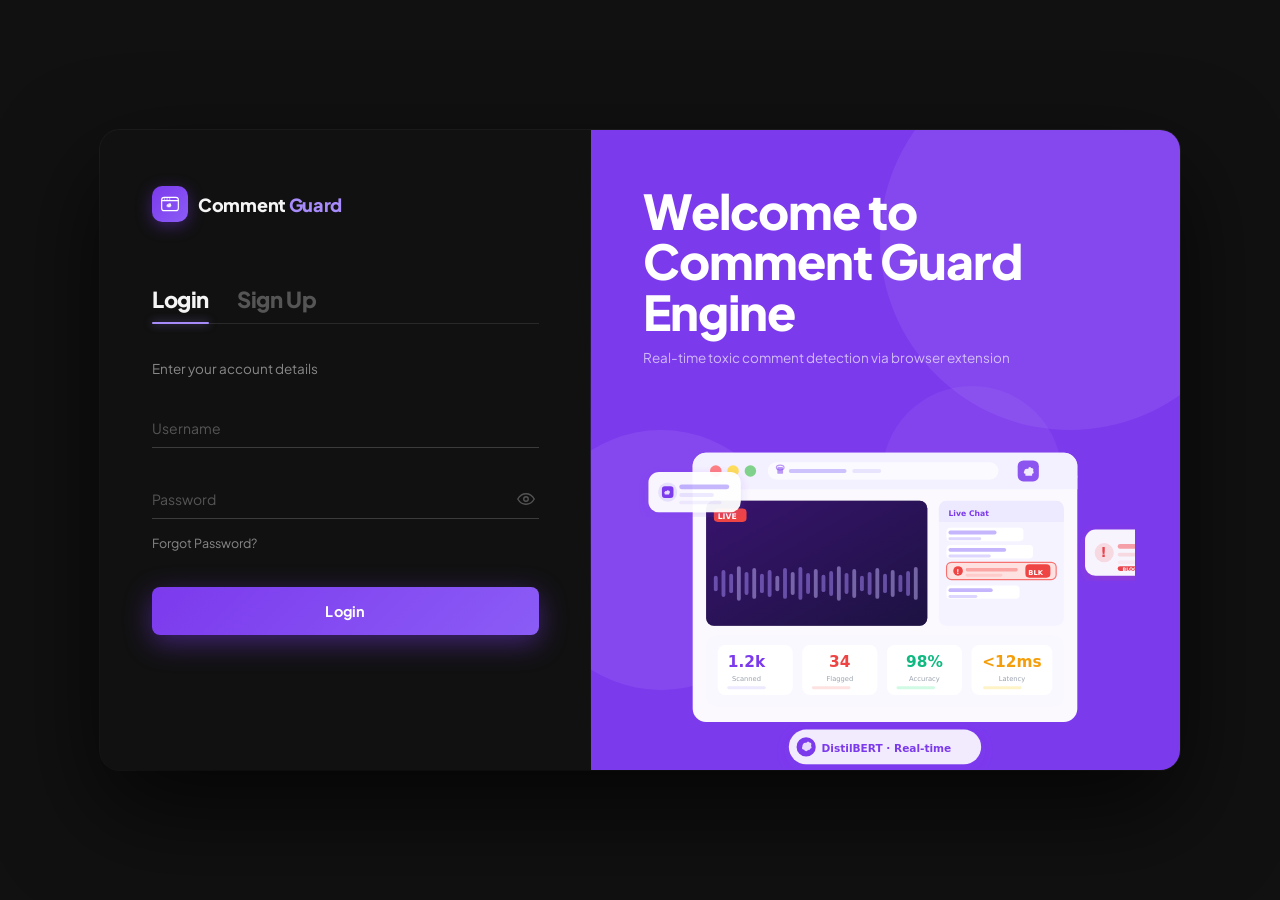
<file: frontend/index.html>
<!DOCTYPE html>
<html lang="en">
<head>
<meta charset="UTF-8">
<meta name="viewport" content="width=device-width, initial-scale=1.0">
<title>LiveStream Moderation Engine — Secure Access</title>
<link href="https://fonts.googleapis.com/css2?family=Plus+Jakarta+Sans:wght@300;400;500;600;700;800&display=swap" rel="stylesheet">
<style>
*, *::before, *::after { box-sizing: border-box; margin: 0; padding: 0; }

:root {
  --dark:    #111111;
  --dark2:   #1a1a1a;
  --dark3:   #222222;
  --purple:  #7c3aed;
  --purple2: #8b5cf6;
  --purple3: #a78bfa;
  --purple-bg: #7c3aed;
  --purple-light: #ede9fe;
  --text:    #f5f5f5;
  --text2:   #888888;
  --text3:   #555555;
  --border:  rgba(255,255,255,0.1);
  --input-border: rgba(255,255,255,0.18);
}

html, body {
  width: 100%; height: 100%;
  overflow: hidden;
  background: var(--dark);
  font-family: 'Plus Jakarta Sans', sans-serif;
  display: flex; align-items: center; justify-content: center;
}

.shell {
  width: min(1080px, 98vw);
  height: min(640px, 96vh);
  display: grid;
  grid-template-columns: 5fr 6fr;
  border-radius: 20px;
  overflow: hidden;
  box-shadow: 0 40px 100px rgba(0,0,0,0.7), 0 0 0 1px rgba(255,255,255,0.06);
  animation: shellIn 0.8s cubic-bezier(0.16,1,0.3,1) both;
}

@keyframes shellIn {
  from { opacity: 0; transform: translateY(40px) scale(0.97); }
  to   { opacity: 1; transform: translateY(0) scale(1); }
}

.left {
  background: var(--dark);
  padding: 56px 52px;
  display: flex;
  flex-direction: column;
  justify-content: space-between;
  position: relative;
}

.left::after {
  content: '';
  position: absolute;
  top: 0; right: 0; bottom: 0;
  width: 1px;
  background: linear-gradient(180deg, transparent, rgba(124,58,237,0.3) 50%, transparent);
}

.logo {
  display: flex; align-items: center; gap: 10px;
  animation: fadeUp 0.6s 0.1s ease both;
}

.logo-icon {
  width: 36px; height: 36px;
  background: linear-gradient(135deg, var(--purple), var(--purple2));
  border-radius: 10px;
  display: flex; align-items: center; justify-content: center;
  box-shadow: 0 4px 16px rgba(124,58,237,0.4);
}

.logo-icon svg { width: 20px; height: 20px; }

.logo-name {
  font-size: 18px;
  font-weight: 800;
  color: var(--text);
  letter-spacing: -0.3px;
}

.logo-name span { color: var(--purple3); }

.form-body {
  flex: 1;
  display: flex;
  flex-direction: column;
  justify-content: center;
  padding: 20px 0;
}

.form-sub {
  font-size: 13.5px;
  color: var(--text2);
  font-weight: 400;
  animation: fadeUp 0.6s 0.24s ease both;
}

.field {
  margin-bottom: 32px;
  position: relative;
  animation: fadeUp 0.6s ease both;
}
.field:nth-of-type(1) { animation-delay: 0.3s; }
.field:nth-of-type(2) { animation-delay: 0.38s; }

.field input {
  width: 100%;
  background: transparent;
  border: none;
  border-bottom: 1px solid var(--input-border);
  padding: 10px 40px 10px 0;
  color: var(--text);
  font-family: 'Plus Jakarta Sans', sans-serif;
  font-size: 14px;
  font-weight: 400;
  outline: none;
  transition: border-color 0.3s;
  caret-color: var(--purple3);
}

.field input::placeholder { color: var(--text3); font-weight: 400; }
.field input:focus { border-color: var(--purple3); }

.field-line {
  position: absolute;
  bottom: 0; left: 0;
  height: 1.5px;
  width: 0%;
  background: linear-gradient(90deg, var(--purple), var(--purple3));
  transition: width 0.35s cubic-bezier(0.4,0,0.2,1);
  border-radius: 2px;
  box-shadow: 0 0 8px rgba(124,58,237,0.5);
}

.field:focus-within .field-line { width: 100%; }

.eye-btn {
  position: absolute;
  right: 0; top: 50%; transform: translateY(-50%);
  background: none; border: none;
  cursor: pointer; padding: 4px;
  color: var(--text3);
  display: flex; align-items: center;
  transition: color 0.2s;
}
.eye-btn:hover { color: var(--purple3); }
.eye-btn svg { width: 18px; height: 18px; }

/* ── TABS ── */
.tabs {
  display: flex;
  gap: 0;
  margin-bottom: 36px;
  border-bottom: 1px solid var(--border);
  animation: fadeUp 0.6s 0.18s ease both;
}

.tab-btn {
  padding: 10px 0;
  margin-right: 28px;
  background: none;
  border: none;
  font-family: 'Plus Jakarta Sans', sans-serif;
  font-size: 22px;
  font-weight: 800;
  letter-spacing: -0.4px;
  color: var(--text3);
  cursor: pointer;
  position: relative;
  transition: color 0.25s;
}

.tab-btn.active { color: var(--text); }

.tab-btn::after {
  content: '';
  position: absolute;
  bottom: -1px; left: 0; right: 0;
  height: 2px;
  background: var(--purple3);
  border-radius: 2px;
  transform: scaleX(0);
  transition: transform 0.3s cubic-bezier(0.4,0,0.2,1);
  box-shadow: 0 0 8px rgba(167,139,250,0.6);
}
.tab-btn.active::after { transform: scaleX(1); }

.form-panel { display: none; flex-direction: column; }
.form-panel.active { display: flex; }

.forgot {
  display: block;
  font-size: 12.5px;
  color: var(--text2);
  font-weight: 400;
  text-decoration: none;
  margin-top: -16px;
  margin-bottom: 36px;
  cursor: pointer;
  width: fit-content;
  transition: color 0.2s;
}
.forgot:hover { color: var(--purple3); }

/* ── LOGIN BUTTON ── */
.login-btn {
  width: 100%;
  padding: 15px 24px;
  border: none;
  border-radius: 8px;
  cursor: pointer;
  font-family: 'Plus Jakarta Sans', sans-serif;
  font-size: 14.5px;
  font-weight: 700;
  letter-spacing: 0.02em;
  color: #fff;
  background: linear-gradient(135deg, var(--purple) 0%, var(--purple2) 100%);
  box-shadow: 0 8px 28px rgba(124,58,237,0.45);
  position: relative;
  overflow: hidden;
  transition: transform 0.15s, box-shadow 0.2s;
  animation: fadeUp 0.6s 0.52s ease both;
}
.login-btn::before {
  content: '';
  position: absolute;
  top: -50%; left: -75%;
  width: 50%; height: 200%;
  background: linear-gradient(105deg, transparent, rgba(255,255,255,0.18), transparent);
  transform: skewX(-20deg);
  transition: left 0.55s ease;
}
.login-btn:hover::before { left: 160%; }
.login-btn:hover { transform: translateY(-2px); box-shadow: 0 14px 36px rgba(124,58,237,0.55); }
.login-btn:active { transform: translateY(0); }

/* ── ERROR ── */
.error-msg {
  margin-top: 12px;
  font-size: 12px;
  color: #f87171;
  font-weight: 500;
  display: flex; align-items: center; gap: 6px;
  opacity: 0;
  transform: translateY(4px);
  transition: opacity 0.25s, transform 0.25s;
}
.error-msg.show { opacity: 1; transform: translateY(0); }

/* ── SIGNUP BUTTON ── */
.signup-submit-btn {
  width: 100%;
  padding: 15px 24px;
  border: none;
  border-radius: 8px;
  cursor: pointer;
  font-family: 'Plus Jakarta Sans', sans-serif;
  font-size: 14.5px;
  font-weight: 700;
  letter-spacing: 0.02em;
  color: #fff;
  background: linear-gradient(135deg, var(--purple) 0%, var(--purple2) 100%);
  box-shadow: 0 8px 28px rgba(124,58,237,0.45);
  position: relative;
  overflow: hidden;
  transition: transform 0.15s, box-shadow 0.2s;
  animation: fadeUp 0.6s 0.6s ease both;
}
.signup-submit-btn::before {
  content: '';
  position: absolute;
  top: -50%; left: -75%;
  width: 50%; height: 200%;
  background: linear-gradient(105deg, transparent, rgba(255,255,255,0.18), transparent);
  transform: skewX(-20deg);
  transition: left 0.55s ease;
}
.signup-submit-btn:hover::before { left: 160%; }
.signup-submit-btn:hover { transform: translateY(-2px); box-shadow: 0 14px 36px rgba(124,58,237,0.55); }
.signup-submit-btn:active { transform: translateY(0); }

.success-reg-msg {
  margin-top: 12px;
  font-size: 12px;
  color: #6ee7b7;
  font-weight: 500;
  display: flex; align-items: center; gap: 6px;
  opacity: 0;
  transform: translateY(4px);
  transition: opacity 0.25s, transform 0.25s;
}
.success-reg-msg.show { opacity: 1; transform: translateY(0); }

/* ══════════════════════════════
   RIGHT — PURPLE ILLUSTRATION PANEL
══════════════════════════════ */
.right {
  background: var(--purple-bg);
  position: relative;
  overflow: hidden;
  display: flex;
  flex-direction: column;
  padding: 56px 52px 0;
}

.blob {
  position: absolute;
  border-radius: 50%;
  background: rgba(255,255,255,0.07);
  pointer-events: none;
}
.blob1 { width: 380px; height: 380px; top: -80px; right: -80px; animation: blobDrift 9s ease-in-out infinite alternate; }
.blob2 { width: 260px; height: 260px; bottom: 80px; left: -60px; animation: blobDrift 12s ease-in-out infinite alternate-reverse; }
.blob3 { width: 180px; height: 180px; top: 40%; right: 20%; background: rgba(255,255,255,0.05); animation: blobDrift 7s ease-in-out infinite; }

@keyframes blobDrift {
  from { transform: translate(0, 0) scale(1); }
  to   { transform: translate(20px, 20px) scale(1.08); }
}

.right-content { position: relative; z-index: 2; }

.right-title {
  font-size: 48px;
  font-weight: 800;
  color: #fff;
  line-height: 1.05;
  letter-spacing: -1px;
  margin-bottom: 12px;
  animation: fadeUp 0.7s 0.25s ease both;
}

.right-sub {
  font-size: 13.5px;
  color: rgba(255,255,255,0.65);
  font-weight: 400;
  animation: fadeUp 0.7s 0.35s ease both;
}

.illo-wrap {
  position: absolute;
  bottom: 0; left: 0; right: 0;
  display: flex;
  justify-content: center;
  align-items: flex-end;
  pointer-events: none;
  animation: illoIn 0.9s 0.4s cubic-bezier(0.16,1,0.3,1) both;
  z-index: 3;
}

@keyframes illoIn {
  from { opacity: 0; transform: translateY(40px); }
  to   { opacity: 1; transform: translateY(0); }
}

.illo-wrap svg { width: 100%; max-width: 500px; height: auto; }

/* ── SUCCESS OVERLAY ── */
.success-overlay {
  position: absolute; inset: 0; z-index: 50;
  background: var(--dark);
  display: flex; flex-direction: column; align-items: center; justify-content: center; gap: 18px;
  opacity: 0; pointer-events: none;
  transition: opacity 0.5s;
  border-radius: 20px;
}
.success-overlay.show { opacity: 1; pointer-events: auto; }

.success-icon {
  width: 72px; height: 72px;
  background: linear-gradient(135deg, var(--purple), var(--purple2));
  border-radius: 50%;
  display: flex; align-items: center; justify-content: center;
  box-shadow: 0 0 40px rgba(124,58,237,0.5);
  animation: popIn 0.6s cubic-bezier(0.34,1.56,0.64,1) both;
}

@keyframes popIn {
  from { transform: scale(0); opacity: 0; }
  to   { transform: scale(1); opacity: 1; }
}

.success-icon svg { width: 34px; height: 34px; }
.success-title { font-size: 28px; font-weight: 800; color: var(--text); letter-spacing: -0.5px; }
.success-sub { font-size: 13px; color: var(--text2); font-weight: 400; }

/* ── KEYFRAMES ── */
@keyframes fadeUp {
  from { opacity: 0; transform: translateY(18px); }
  to   { opacity: 1; transform: translateY(0); }
}

@keyframes shake {
  0%,100% { transform: translateX(0); }
  15% { transform: translateX(-8px); }
  30% { transform: translateX(7px); }
  45% { transform: translateX(-5px); }
  60% { transform: translateX(4px); }
  75% { transform: translateX(-2px); }
}
.shake { animation: shake 0.5s ease; }

@media (max-width: 680px) {
  .shell { grid-template-columns: 1fr; height: auto; border-radius: 16px; }
  .right { display: none; }
  .left { padding: 40px 28px; }
  html, body { overflow: auto; align-items: flex-start; padding: 20px; }
}
</style>
</head>
<body>

<div class="shell" id="shell">

  <!-- ══ LEFT FORM PANEL ══ -->
  <div class="left">

    <div class="logo">
      <div class="logo-icon">
        <svg viewBox="0 0 24 24" fill="none">
          <rect x="2" y="4" width="20" height="16" rx="3" stroke="white" stroke-width="1.4"/>
          <path d="M2 8h20" stroke="white" stroke-width="1.4"/>
          <circle cx="5.5" cy="6" r="1" fill="white" opacity="0.7"/>
          <circle cx="8.5" cy="6" r="1" fill="white" opacity="0.7"/>
          <circle cx="11.5" cy="6" r="1" fill="white" opacity="0.7"/>
          <path d="M8 14 C8 12.5 9 12 10 12.5 C10 11 11 10.5 12 11.5 C13 11 14 12 13 13 C14 13.5 14 15 12.5 15 L12.5 16 L9 16 L9 15 C7.5 15 7.5 14 8 14Z" fill="white" opacity="0.9"/>
        </svg>
      </div>
      <div class="logo-name">Comment <span>Guard</span></div>
    </div>

    <div class="form-body">

      <div class="tabs">
        <button class="tab-btn active" id="tab-login" onclick="switchTab('login')">Login</button>
        <button class="tab-btn" id="tab-signup" onclick="switchTab('signup')">Sign Up</button>
      </div>

      <!-- ── LOGIN PANEL ── -->
      <div class="form-panel active" id="panel-login">
        <div class="form-sub" style="margin-bottom:32px">Enter your account details</div>

        <div class="field">
          <input type="text" id="username" placeholder="Username" autocomplete="off" spellcheck="false">
          <div class="field-line"></div>
        </div>

        <div class="field">
          <input type="password" id="password" placeholder="Password"
                 onkeydown="if(event.key==='Enter') doLogin()">
          <div class="field-line"></div>
          <button class="eye-btn" onclick="togglePwd()" type="button" tabindex="-1">
            <svg id="eye-icon" viewBox="0 0 24 24" fill="none" stroke="currentColor" stroke-width="1.8" stroke-linecap="round" stroke-linejoin="round">
              <path d="M1 12C1 12 5 5 12 5C19 5 23 12 23 12C23 12 19 19 12 19C5 19 1 12 1 12Z"/>
              <circle cx="12" cy="12" r="3"/>
            </svg>
          </button>
        </div>

        <a class="forgot" onclick="return false;">Forgot Password?</a>

        <button class="login-btn" onclick="doLogin()">Login</button>

        <div class="error-msg" id="error-msg">
          <svg width="14" height="14" viewBox="0 0 24 24" fill="none" stroke="currentColor" stroke-width="2">
            <circle cx="12" cy="12" r="10"/><line x1="12" y1="8" x2="12" y2="12"/><line x1="12" y1="16" x2="12.01" y2="16"/>
          </svg>
          Invalid credentials. Please try again.
        </div>
      </div>

      <!-- ── SIGN UP PANEL ── -->
      <div class="form-panel" id="panel-signup">
        <div class="form-sub" style="margin-bottom:28px">Create your account to get started</div>

        <div class="field">
          <input type="text" id="su-name" placeholder="Full Name" autocomplete="off" spellcheck="false">
          <div class="field-line"></div>
        </div>

        <div class="field">
          <input type="email" id="su-email" placeholder="Email Address" autocomplete="off">
          <div class="field-line"></div>
        </div>

        <div class="field">
          <input type="password" id="su-password" placeholder="Create Password"
                 onkeydown="if(event.key==='Enter') doSignup()">
          <div class="field-line"></div>
          <button class="eye-btn" onclick="toggleSuPwd()" type="button" tabindex="-1">
            <svg id="su-eye-icon" viewBox="0 0 24 24" fill="none" stroke="currentColor" stroke-width="1.8" stroke-linecap="round" stroke-linejoin="round">
              <path d="M1 12C1 12 5 5 12 5C19 5 23 12 23 12C23 12 19 19 12 19C5 19 1 12 1 12Z"/>
              <circle cx="12" cy="12" r="3"/>
            </svg>
          </button>
        </div>

        <button class="signup-submit-btn" onclick="doSignup()">Create Account</button>

        <div class="success-reg-msg" id="success-reg-msg">
          <svg width="14" height="14" viewBox="0 0 24 24" fill="none" stroke="currentColor" stroke-width="2">
            <polyline points="20 6 9 17 4 12"/>
          </svg>
          Account created! You can now log in.
        </div>
      </div>

    </div>

    <!-- Success overlay -->
    <div class="success-overlay" id="success-overlay">
      <div class="success-icon">
        <svg viewBox="0 0 24 24" fill="none" stroke="white" stroke-width="2.5" stroke-linecap="round" stroke-linejoin="round">
          <polyline points="20 6 9 17 4 12"/>
        </svg>
      </div>
      <div class="success-title">Access Granted</div>
      <div class="success-sub">Redirecting to moderation dashboard…</div>
    </div>
  </div>

  <!-- ══ RIGHT ILLUSTRATION PANEL ══ -->
  <div class="right">
    <div class="blob blob1"></div>
    <div class="blob blob2"></div>
    <div class="blob blob3"></div>

    <div class="right-content">
      <div class="right-title">Welcome to<br>Comment Guard Engine</div>
      <div class="right-sub">Real-time toxic comment detection via browser extension</div>
    </div>

    <div class="illo-wrap">
      <svg viewBox="0 0 520 390" fill="none" xmlns="http://www.w3.org/2000/svg">

        <!-- BROWSER WINDOW -->
        <rect x="60" y="60" width="400" height="280" rx="14" fill="white" opacity="0.97"/>
        <rect x="60" y="60" width="400" height="38" rx="14" fill="#f3f0ff"/>
        <rect x="60" y="84" width="400" height="14" fill="#f3f0ff"/>

        <!-- Traffic lights -->
        <circle cx="84" cy="79" r="6" fill="#ff6b6b" opacity="0.85"/>
        <circle cx="102" cy="79" r="6" fill="#ffd93d" opacity="0.85"/>
        <circle cx="120" cy="79" r="6" fill="#6bcb77" opacity="0.85"/>

        <!-- URL bar -->
        <rect x="138" y="70" width="240" height="18" rx="9" fill="white" opacity="0.7"/>
        <rect x="148" y="75" width="6" height="7" rx="1" fill="#7c3aed" opacity="0.5"/>
        <rect x="147" y="73" width="8" height="5" rx="4" fill="none" stroke="#7c3aed" stroke-width="1.2" opacity="0.5"/>
        <rect x="160" y="77" width="60" height="4" rx="2" fill="#c4b5fd" opacity="0.8"/>
        <rect x="226" y="77" width="30" height="4" rx="2" fill="#ddd6fe" opacity="0.6"/>

        <!-- Extension icon -->
        <g transform="translate(398, 68)" opacity="0.85">
          <rect width="22" height="22" rx="6" fill="#7c3aed"/>
          <path d="M7 11 C7 9 9 8 11 9 C11 7 13 6 14 8 C16 8 17 9 16 11 C17 12 17 14 15 14 L15 16 L8 16 L8 14 C6 14 6 12 7 11Z" fill="white" opacity="0.9"/>
        </g>

        <!-- LIVESTREAM VIDEO AREA -->
        <rect x="74" y="110" width="230" height="130" rx="8" fill="#1a0533"/>
        <rect x="74" y="110" width="230" height="130" rx="8" fill="url(#videoGrad)" opacity="0.6"/>
        <defs>
          <linearGradient id="videoGrad" x1="0" y1="0" x2="1" y2="1">
            <stop offset="0%" stop-color="#4c1d95"/>
            <stop offset="100%" stop-color="#1e1b4b"/>
          </linearGradient>
        </defs>
        <rect x="82" y="118" width="34" height="14" rx="4" fill="#ef4444"/>
        <text x="86" y="129" font-family="system-ui" font-size="8" font-weight="700" fill="white">LIVE</text>

        <!-- Waveform -->
        <g opacity="0.5">
          <rect x="82" y="188" width="4" height="16" rx="2" fill="#a78bfa"/>
          <rect x="90" y="182" width="4" height="28" rx="2" fill="#a78bfa"/>
          <rect x="98" y="186" width="4" height="20" rx="2" fill="#a78bfa"/>
          <rect x="106" y="178" width="4" height="36" rx="2" fill="#c4b5fd"/>
          <rect x="114" y="184" width="4" height="24" rx="2" fill="#a78bfa"/>
          <rect x="122" y="180" width="4" height="32" rx="2" fill="#c4b5fd"/>
          <rect x="130" y="186" width="4" height="20" rx="2" fill="#a78bfa"/>
          <rect x="138" y="182" width="4" height="28" rx="2" fill="#a78bfa"/>
          <rect x="146" y="188" width="4" height="16" rx="2" fill="#c4b5fd"/>
          <rect x="154" y="180" width="4" height="32" rx="2" fill="#a78bfa"/>
          <rect x="162" y="184" width="4" height="24" rx="2" fill="#c4b5fd"/>
          <rect x="170" y="179" width="4" height="34" rx="2" fill="#a78bfa"/>
          <rect x="178" y="185" width="4" height="22" rx="2" fill="#a78bfa"/>
          <rect x="186" y="181" width="4" height="30" rx="2" fill="#c4b5fd"/>
          <rect x="194" y="187" width="4" height="18" rx="2" fill="#a78bfa"/>
          <rect x="202" y="183" width="4" height="26" rx="2" fill="#a78bfa"/>
          <rect x="210" y="178" width="4" height="36" rx="2" fill="#c4b5fd"/>
          <rect x="218" y="185" width="4" height="22" rx="2" fill="#a78bfa"/>
          <rect x="226" y="181" width="4" height="30" rx="2" fill="#c4b5fd"/>
          <rect x="234" y="188" width="4" height="16" rx="2" fill="#a78bfa"/>
          <rect x="242" y="184" width="4" height="24" rx="2" fill="#a78bfa"/>
          <rect x="250" y="180" width="4" height="32" rx="2" fill="#c4b5fd"/>
          <rect x="258" y="186" width="4" height="20" rx="2" fill="#a78bfa"/>
          <rect x="266" y="182" width="4" height="28" rx="2" fill="#c4b5fd"/>
          <rect x="274" y="187" width="4" height="18" rx="2" fill="#a78bfa"/>
          <rect x="282" y="183" width="4" height="26" rx="2" fill="#a78bfa"/>
          <rect x="290" y="179" width="4" height="34" rx="2" fill="#c4b5fd"/>
        </g>

        <!-- CHAT / COMMENT FEED -->
        <rect x="316" y="110" width="130" height="130" rx="8" fill="#f5f3ff"/>
        <rect x="316" y="110" width="130" height="22" rx="8" fill="#ede9fe"/>
        <rect x="316" y="124" width="130" height="8" fill="#ede9fe"/>
        <text x="326" y="126" font-family="system-ui" font-size="8" font-weight="600" fill="#7c3aed">Live Chat</text>

        <rect x="324" y="138" width="80" height="14" rx="4" fill="white"/>
        <rect x="326" y="141" width="50" height="4" rx="2" fill="#c4b5fd"/>
        <rect x="326" y="148" width="34" height="3" rx="1.5" fill="#ddd6fe"/>

        <rect x="324" y="156" width="90" height="14" rx="4" fill="white"/>
        <rect x="326" y="159" width="60" height="4" rx="2" fill="#c4b5fd"/>
        <rect x="326" y="166" width="44" height="3" rx="1.5" fill="#ddd6fe"/>

        <!-- Toxic message -->
        <rect x="324" y="174" width="114" height="18" rx="5" fill="#fee2e2" stroke="#f87171" stroke-width="1.2"/>
        <circle cx="336" cy="183" r="5" fill="#ef4444"/>
        <text x="334" y="186" font-family="system-ui" font-size="7" font-weight="700" fill="white">!</text>
        <rect x="344" y="180" width="54" height="3.5" rx="1.5" fill="#fca5a5"/>
        <rect x="344" y="186" width="38" height="3" rx="1.5" fill="#fecaca"/>
        <rect x="406" y="176" width="26" height="14" rx="4" fill="#ef4444"/>
        <text x="409" y="187" font-family="system-ui" font-size="7" font-weight="700" fill="white">BLK</text>

        <rect x="324" y="198" width="76" height="14" rx="4" fill="white"/>
        <rect x="326" y="201" width="46" height="4" rx="2" fill="#c4b5fd"/>
        <rect x="326" y="208" width="30" height="3" rx="1.5" fill="#ddd6fe"/>

        <!-- STATS ROW -->
        <rect x="74" y="250" width="372" height="74" rx="10" fill="#faf8ff"/>

        <rect x="86" y="260" width="78" height="52" rx="8" fill="white"/>
        <text x="116" y="283" text-anchor="middle" font-family="system-ui" font-size="16" font-weight="800" fill="#7c3aed">1.2k</text>
        <text x="116" y="297" text-anchor="middle" font-family="system-ui" font-size="7" fill="#9ca3af">Scanned</text>
        <rect x="96" y="303" width="40" height="3" rx="1.5" fill="#ede9fe"/>

        <rect x="174" y="260" width="78" height="52" rx="8" fill="white"/>
        <text x="213" y="283" text-anchor="middle" font-family="system-ui" font-size="16" font-weight="800" fill="#ef4444">34</text>
        <text x="213" y="297" text-anchor="middle" font-family="system-ui" font-size="7" fill="#9ca3af">Flagged</text>
        <rect x="184" y="303" width="40" height="3" rx="1.5" fill="#fee2e2"/>

        <rect x="262" y="260" width="78" height="52" rx="8" fill="white"/>
        <text x="301" y="283" text-anchor="middle" font-family="system-ui" font-size="16" font-weight="800" fill="#10b981">98%</text>
        <text x="301" y="297" text-anchor="middle" font-family="system-ui" font-size="7" fill="#9ca3af">Accuracy</text>
        <rect x="272" y="303" width="40" height="3" rx="1.5" fill="#d1fae5"/>

        <rect x="350" y="260" width="84" height="52" rx="8" fill="white"/>
        <text x="392" y="283" text-anchor="middle" font-family="system-ui" font-size="16" font-weight="800" fill="#f59e0b">&lt;12ms</text>
        <text x="392" y="297" text-anchor="middle" font-family="system-ui" font-size="7" fill="#9ca3af">Latency</text>
        <rect x="362" y="303" width="40" height="3" rx="1.5" fill="#fef3c7"/>

        <!-- FLOATING BADGES -->
        <g transform="translate(14, 80)" opacity="0.95">
          <rect width="96" height="42" rx="11" fill="white" filter="url(#shadow1)"/>
          <defs><filter id="shadow1"><feDropShadow dx="0" dy="4" stdDeviation="6" flood-color="rgba(124,58,237,0.18)"/></filter></defs>
          <circle cx="20" cy="21" r="10" fill="#ede9fe"/>
          <rect x="14" y="15" width="12" height="12" rx="3" fill="#7c3aed"/>
          <path d="M17 21 C17 20 18 19.5 19 20 C19 19 20 18.5 21 19.5 C22 19.5 22.5 20 22 21 C22.5 21.5 22.5 22.5 21.5 22.5 L21.5 23.5 L17 23.5 L17 22.5 C16 22.5 16 21.5 17 21Z" fill="white" opacity="0.85"/>
          <rect x="32" y="13" width="52" height="5" rx="2.5" fill="#c4b5fd"/>
          <rect x="32" y="22" width="36" height="4" rx="2" fill="#ede9fe"/>
          <rect x="32" y="30" width="44" height="3.5" rx="1.75" fill="#f3f0ff"/>
        </g>

        <g transform="translate(468, 140)" opacity="0.95">
          <rect width="88" height="48" rx="11" fill="white" filter="url(#shadow2)"/>
          <defs><filter id="shadow2"><feDropShadow dx="0" dy="4" stdDeviation="6" flood-color="rgba(239,68,68,0.18)"/></filter></defs>
          <circle cx="20" cy="24" r="10" fill="#fee2e2"/>
          <text x="16" y="29" font-family="system-ui" font-size="14" font-weight="800" fill="#ef4444">!</text>
          <rect x="34" y="15" width="42" height="5" rx="2.5" fill="#fca5a5"/>
          <rect x="34" y="24" width="30" height="4" rx="2" fill="#fee2e2"/>
          <rect x="34" y="32" width="38" height="4" rx="2" fill="#fef2f2"/>
          <rect x="34" y="38" width="42" height="5" rx="2.5" fill="#ef4444"/>
          <text x="39" y="43" font-family="system-ui" font-size="5" font-weight="700" fill="white">BLOCKED</text>
        </g>

        <g transform="translate(160, 348)" opacity="0.9">
          <rect width="200" height="36" rx="18" fill="white" filter="url(#shadow3)"/>
          <defs><filter id="shadow3"><feDropShadow dx="0" dy="4" stdDeviation="8" flood-color="rgba(124,58,237,0.2)"/></filter></defs>
          <circle cx="18" cy="18" r="10" fill="#7c3aed"/>
          <path d="M14 18 C14 15 16 13 18 14 C19 12 21 12 22 14 C23 13 24 15 23 17 C24 18 24 20 22 20 C22 21 21 22 20 21 C19 23 17 23 16 21 C14 21 13 19 14 18Z" fill="white" opacity="0.9"/>
          <text x="34" y="23" font-family="system-ui" font-size="11" font-weight="700" fill="#7c3aed">DistilBERT · Real-time</text>
        </g>

      </svg>
    </div>
  </div>

</div>

<script>
function switchTab(tab) {
  document.getElementById('panel-login').classList.toggle('active', tab === 'login');
  document.getElementById('panel-signup').classList.toggle('active', tab === 'signup');
  document.getElementById('tab-login').classList.toggle('active', tab === 'login');
  document.getElementById('tab-signup').classList.toggle('active', tab === 'signup');
  document.querySelector('.right-title').innerHTML = tab === 'login' ? 'Welcome to<br>Moderation Engine' : 'Join the<br>Moderation Engine';
  document.querySelector('.right-sub').textContent = tab === 'login' ? 'Real-time toxic comment detection via browser extension' : 'Sign up to start moderating live streams in real time';
}

function doLogin() {
  const user = document.getElementById('username').value.trim();
  const pass = document.getElementById('password').value;
  const err = document.getElementById('error-msg');
  const shell = document.getElementById('shell');

  if (user && pass) {
    try { localStorage.setItem('lsm_user', user); } catch(e) {}
    document.getElementById('success-overlay').classList.add('show');
    setTimeout(function() {
      window.location.replace('dashboard.html');
    }, 1400);
  } else {
    err.classList.add('show');
    shell.classList.remove('shake');
    void shell.offsetWidth;
    shell.classList.add('shake');
    setTimeout(() => err.classList.remove('show'), 4000);
  }
}

function doSignup() {
  const name = document.getElementById('su-name').value.trim();
  const email = document.getElementById('su-email').value.trim();
  const pass = document.getElementById('su-password').value;
  const msg = document.getElementById('success-reg-msg');

  if (name && email && pass) {
    try { localStorage.setItem('lsm_user', name); } catch(e) {}
    msg.classList.add('show');
    setTimeout(function() {
      window.location.replace('dashboard.html');
    }, 2000);
  } else {
    const shell = document.getElementById('shell');
    shell.classList.remove('shake');
    void shell.offsetWidth;
    shell.classList.add('shake');
  }
}

function togglePwd() {
  const inp = document.getElementById('password');
  const icon = document.getElementById('eye-icon');
  if (inp.type === 'password') {
    inp.type = 'text';
    icon.innerHTML = `<path d="M17.94 17.94A10.07 10.07 0 0112 20c-7 0-11-8-11-8a18.45 18.45 0 015.06-5.94"/><path d="M9.9 4.24A9.12 9.12 0 0112 4c7 0 11 8 11 8a18.5 18.5 0 01-2.16 3.19"/><line x1="1" y1="1" x2="23" y2="23"/>`;
  } else {
    inp.type = 'password';
    icon.innerHTML = `<path d="M1 12C1 12 5 5 12 5C19 5 23 12 23 12C23 12 19 19 12 19C5 19 1 12 1 12Z"/><circle cx="12" cy="12" r="3"/>`;
  }
}

function toggleSuPwd() {
  const inp = document.getElementById('su-password');
  const icon = document.getElementById('su-eye-icon');
  if (inp.type === 'password') {
    inp.type = 'text';
    icon.innerHTML = `<path d="M17.94 17.94A10.07 10.07 0 0112 20c-7 0-11-8-11-8a18.45 18.45 0 015.06-5.94"/><path d="M9.9 4.24A9.12 9.12 0 0112 4c7 0 11 8 11 8a18.5 18.5 0 01-2.16 3.19"/><line x1="1" y1="1" x2="23" y2="23"/>`;
  } else {
    inp.type = 'password';
    icon.innerHTML = `<path d="M1 12C1 12 5 5 12 5C19 5 23 12 23 12C23 12 19 19 12 19C5 19 1 12 1 12Z"/><circle cx="12" cy="12" r="3"/>`;
  }
}
</script>
</body>
</html>
</file>
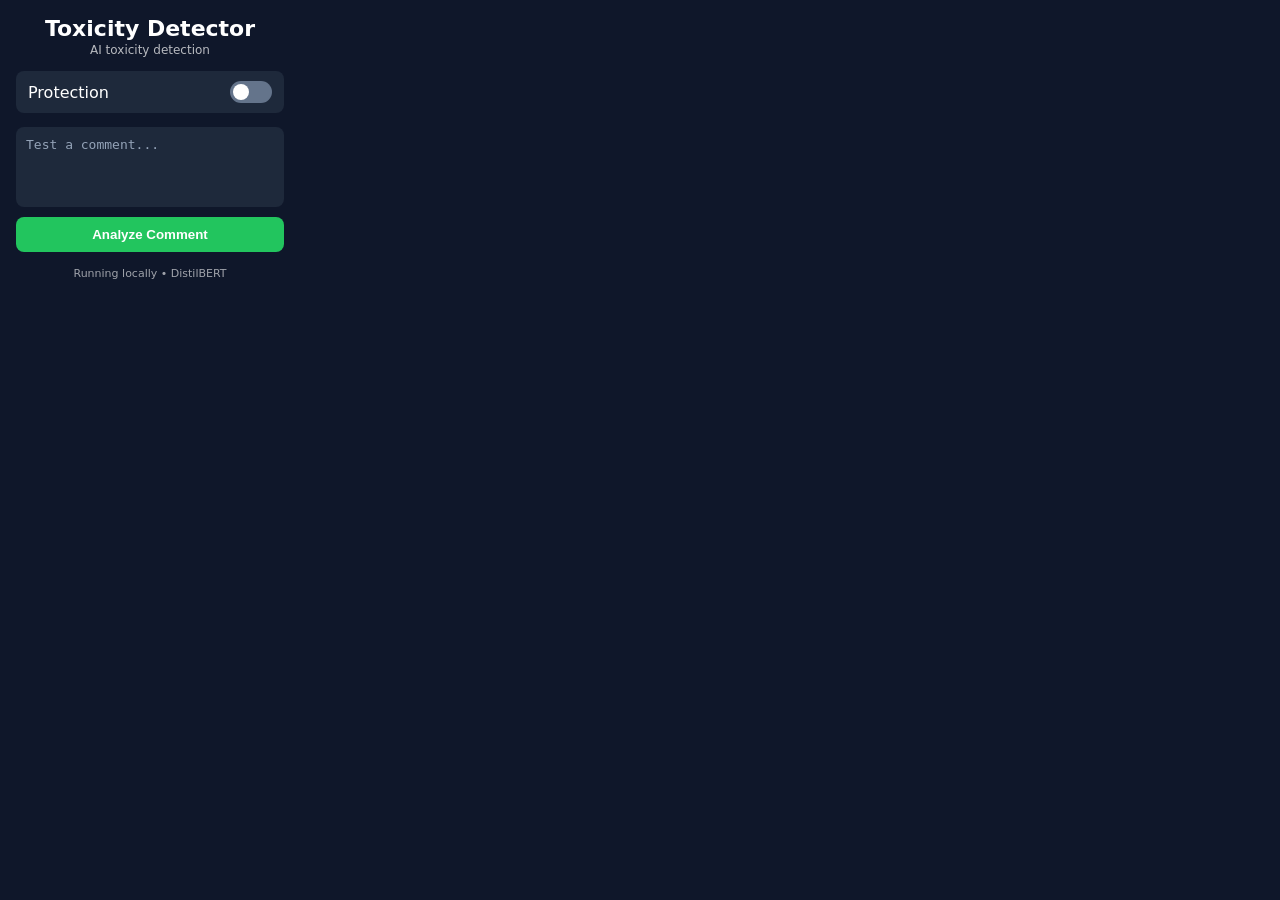
<file: ct-e/popup.html>
<!--<!DOCTYPE html>
<html>

<head>
<link rel="stylesheet" href="style.css">
</head>

<body>

<div class="container">

<h1>Toxic Shield</h1>

<textarea id="commentInput" placeholder="Type comment to test..."></textarea>

<button id="checkBtn">Check Toxicity</button>

<div id="result"></div>

<label class="switch">
<input type="checkbox" id="toggle">
<span class="slider"></span>
</label>

<p id="status">Protection Enabled</p>

</div>

<script src="popup.js"></script>

</body>

</html>

-->

<!DOCTYPE html>
<html>

<head>
<meta charset="UTF-8">
<link rel="stylesheet" href="style.css">
</head>

<body>

<div class="app">

<div class="header">
<h1>Toxicity Detector</h1>
<p class="tagline">AI toxicity detection</p>
</div>

<div class="toggle-section">

<span>Protection</span>

<label class="switch">
<input type="checkbox" id="toggle">
<span class="slider"></span>
</label>

</div>

<div class="test-box">

<textarea id="commentInput" placeholder="Test a comment..."></textarea>

<button id="checkBtn">Analyze Comment</button>

<div id="result"></div>

</div>

<div class="footer">
Running locally • DistilBERT
</div>

</div>

<script src="popup.js"></script>

</body>

</html>
</file>
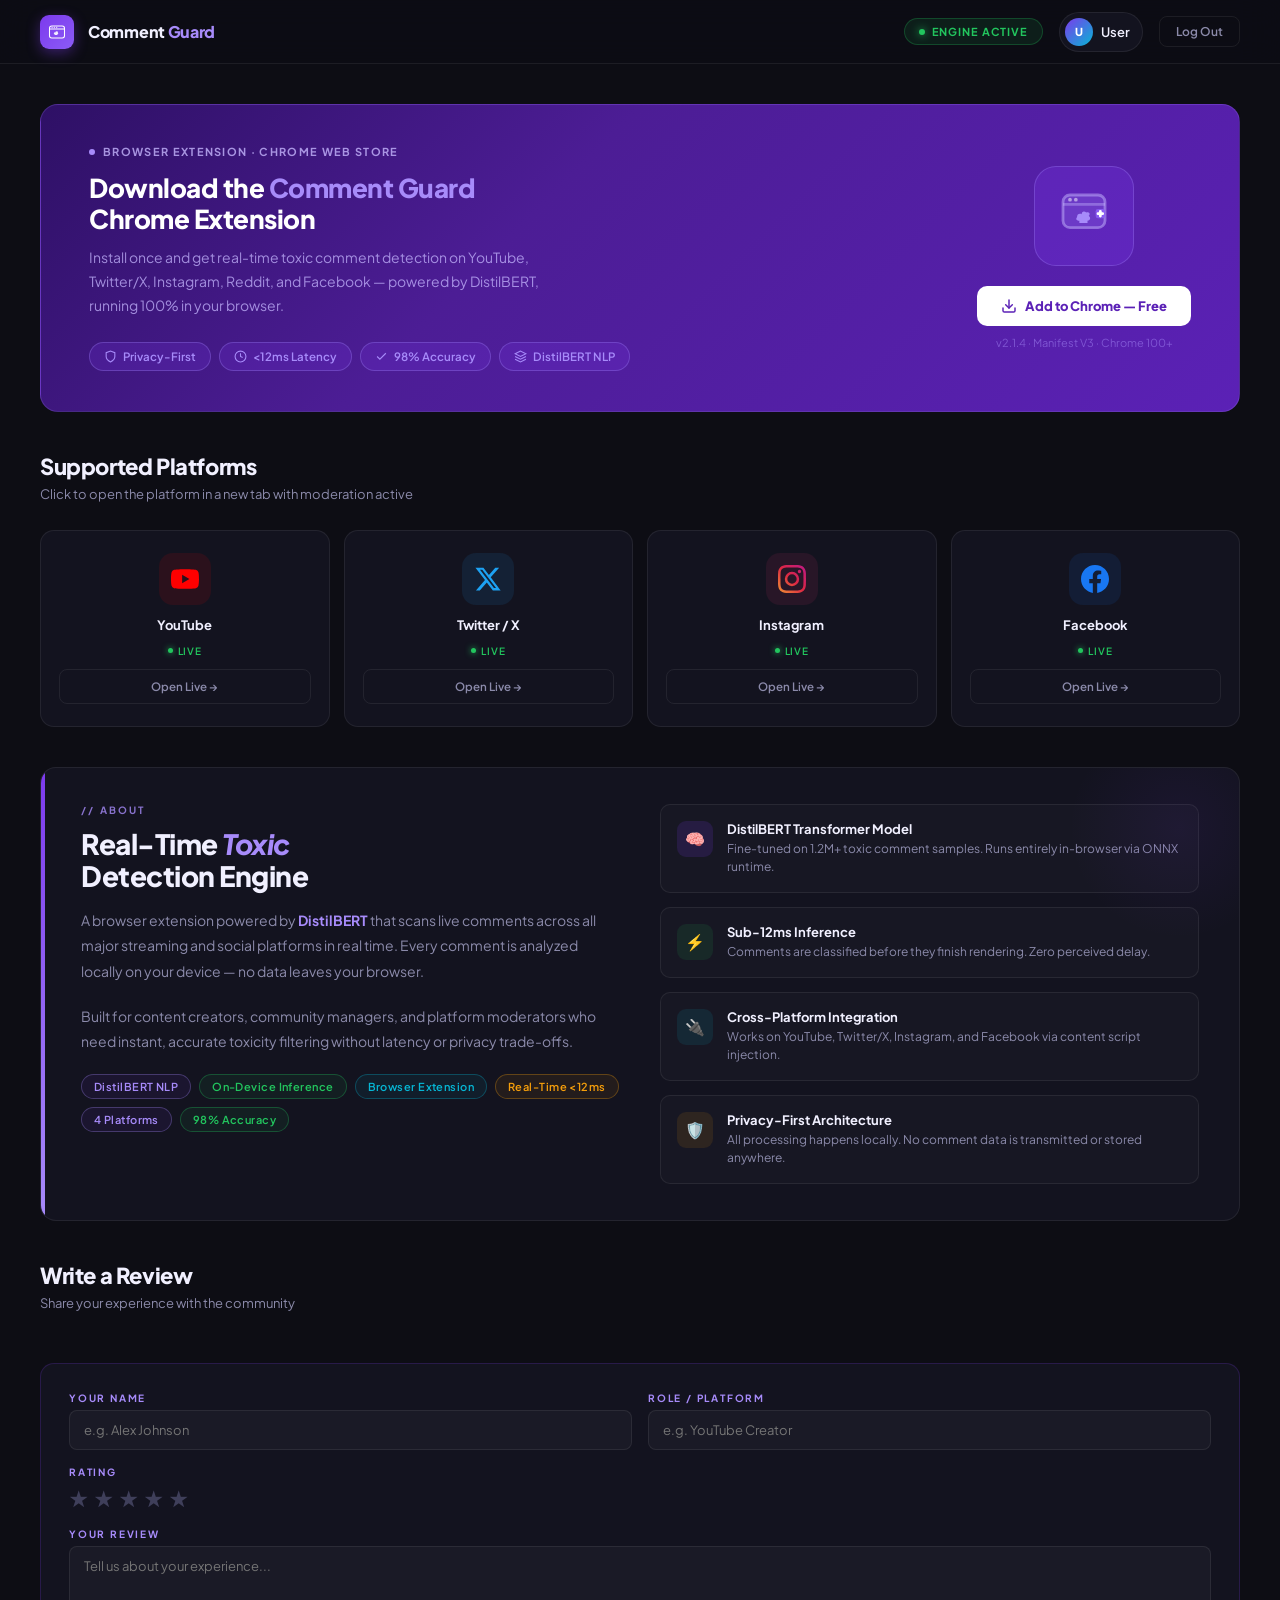
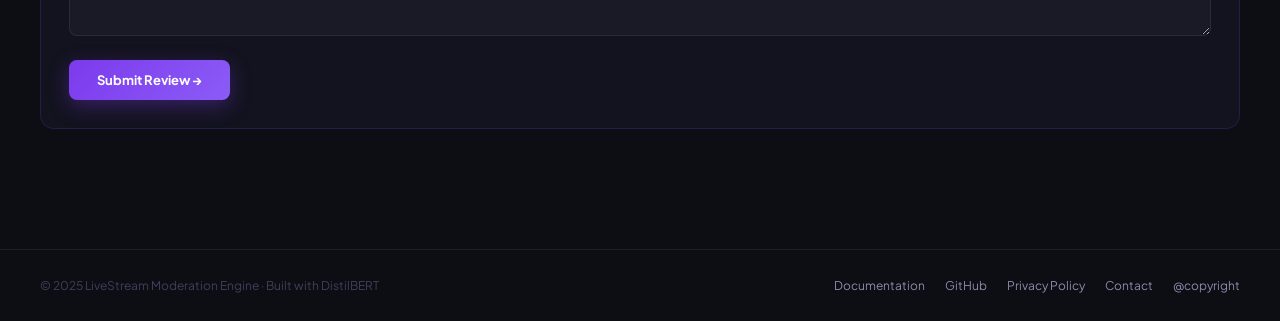
<file: frontend/dashboard.html>
<!DOCTYPE html>
<html lang="en">
<head>
<meta charset="UTF-8">
<meta name="viewport" content="width=device-width, initial-scale=1.0">
<title>LiveStream Moderation Engine — Dashboard</title>
<link href="https://fonts.googleapis.com/css2?family=Plus+Jakarta+Sans:wght@300;400;500;600;700;800&display=swap" rel="stylesheet">
<style>
*, *::before, *::after { box-sizing: border-box; margin: 0; padding: 0; }
:root {
  --bg: #0d0d14; --surface: #13131f; --surface2: #1a1a2e;
  --border: rgba(255,255,255,0.07);
  --purple: #7c3aed; --purple2: #8b5cf6; --purple3: #a78bfa;
  --purple-dim: rgba(124,58,237,0.12);
  --text: #f1f0ff; --text2: #8b8aaa; --text3: #3f3f5a;
  --green: #22c55e; --red: #ef4444; --amber: #f59e0b; --cyan: #06b6d4;
}
html { scroll-behavior: smooth; }
body { font-family: 'Plus Jakarta Sans', sans-serif; background: var(--bg); color: var(--text); min-height: 100vh; }
::-webkit-scrollbar { width: 6px; }
::-webkit-scrollbar-track { background: var(--bg); }
::-webkit-scrollbar-thumb { background: var(--purple); border-radius: 3px; }

.topbar {
  position: sticky; top: 0; z-index: 100;
  background: rgba(13,13,20,0.85); backdrop-filter: blur(20px);
  border-bottom: 1px solid var(--border); padding: 0 40px; height: 64px;
  display: flex; align-items: center; justify-content: space-between;
  animation: fadeDown 0.6s ease both;
}
@keyframes fadeDown { from { opacity: 0; transform: translateY(-16px); } to { opacity: 1; transform: translateY(0); } }
.topbar-left { display: flex; align-items: center; gap: 14px; }
.logo-icon {
  width: 34px; height: 34px;
  background: linear-gradient(135deg, var(--purple), var(--purple2));
  border-radius: 9px; display: flex; align-items: center; justify-content: center;
  box-shadow: 0 4px 14px rgba(124,58,237,0.4); flex-shrink: 0;
}
.logo-icon svg { width: 18px; height: 18px; }
.logo-name { font-size: 16px; font-weight: 800; color: var(--text); letter-spacing: -0.3px; }
.logo-name span { color: var(--purple3); }
.topbar-right { display: flex; align-items: center; gap: 16px; }
.live-badge {
  display: flex; align-items: center; gap: 7px; padding: 6px 14px; border-radius: 20px;
  background: rgba(34,197,94,0.1); border: 1px solid rgba(34,197,94,0.25);
  font-size: 11px; font-weight: 700; color: var(--green); letter-spacing: 0.08em; text-transform: uppercase;
}
.live-dot {
  width: 6px; height: 6px; border-radius: 50%;
  background: var(--green); box-shadow: 0 0 8px var(--green);
  animation: livePulse 1.5s ease-in-out infinite;
}
@keyframes livePulse { 0%,100% { opacity: 1; transform: scale(1); } 50% { opacity: 0.4; transform: scale(0.8); } }
.user-chip {
  display: flex; align-items: center; gap: 8px; padding: 5px 12px 5px 5px;
  border-radius: 20px; border: 1px solid var(--border); background: var(--surface);
  cursor: pointer; transition: border-color 0.2s;
}
.user-chip:hover { border-color: var(--purple3); }
.user-avatar {
  width: 28px; height: 28px; border-radius: 50%;
  background: linear-gradient(135deg, var(--purple), var(--cyan));
  display: flex; align-items: center; justify-content: center;
  font-size: 11px; font-weight: 800; color: white;
}
.user-name { font-size: 13px; font-weight: 600; color: var(--text); }
.logout-btn {
  padding: 7px 16px; border: 1px solid var(--border); border-radius: 8px;
  background: transparent; color: var(--text2); font-family: 'Plus Jakarta Sans', sans-serif;
  font-size: 12px; font-weight: 600; cursor: pointer; transition: border-color 0.2s, color 0.2s;
}
.logout-btn:hover { border-color: var(--purple3); color: var(--purple3); }

.page { max-width: 1280px; margin: 0 auto; padding: 40px 40px 80px; }
.section-title { font-size: 22px; font-weight: 800; color: var(--text); letter-spacing: -0.4px; margin-bottom: 6px; }
.section-sub { font-size: 13px; color: var(--text2); font-weight: 400; margin-bottom: 28px; }

.about-section { background: var(--surface); border: 1px solid var(--border); border-radius: 16px; padding: 36px 40px; margin-bottom: 40px; position: relative; overflow: hidden; animation: fadeUp 0.6s 0.2s ease both; }
.about-section::before { content: ''; position: absolute; top: 0; left: 0; width: 4px; height: 100%; background: linear-gradient(180deg, var(--purple), var(--purple3)); border-radius: 4px 0 0 4px; }
.about-glow { position: absolute; top: -60px; right: -60px; width: 240px; height: 240px; background: radial-gradient(circle, rgba(124,58,237,0.08), transparent 65%); pointer-events: none; }
.about-grid { display: grid; grid-template-columns: 1fr 1fr; gap: 40px; align-items: start; }
.about-eyebrow { font-size: 10px; font-weight: 700; letter-spacing: 0.22em; text-transform: uppercase; color: var(--purple3); margin-bottom: 12px; opacity: 0.8; }
.about-title { font-size: 28px; font-weight: 800; color: var(--text); letter-spacing: -0.5px; line-height: 1.15; margin-bottom: 16px; }
.about-title em { font-style: italic; color: var(--purple3); }
.about-desc { font-size: 14px; color: var(--text2); line-height: 1.8; font-weight: 400; margin-bottom: 20px; }
.about-tags { display: flex; flex-wrap: wrap; gap: 8px; }
.tag { padding: 5px 12px; border-radius: 20px; font-size: 11px; font-weight: 600; letter-spacing: 0.04em; border: 1px solid; }
.tag-purple { color: var(--purple3); border-color: rgba(167,139,250,0.3); background: rgba(124,58,237,0.08); }
.tag-green  { color: var(--green);   border-color: rgba(34,197,94,0.3);   background: rgba(34,197,94,0.07); }
.tag-cyan   { color: var(--cyan);    border-color: rgba(6,182,212,0.3);   background: rgba(6,182,212,0.07); }
.tag-amber  { color: var(--amber);   border-color: rgba(245,158,11,0.3);  background: rgba(245,158,11,0.07); }
.about-features { display: flex; flex-direction: column; gap: 14px; }
.feature-row { display: flex; align-items: flex-start; gap: 14px; padding: 16px; border-radius: 10px; background: rgba(255,255,255,0.02); border: 1px solid var(--border); transition: border-color 0.2s, background 0.2s; }
.feature-row:hover { border-color: rgba(124,58,237,0.25); background: var(--purple-dim); }
.feature-icon { width: 36px; height: 36px; border-radius: 9px; flex-shrink: 0; display: flex; align-items: center; justify-content: center; font-size: 16px; }
.feature-title { font-size: 13px; font-weight: 700; color: var(--text); margin-bottom: 3px; }
.feature-desc  { font-size: 12px; color: var(--text2); line-height: 1.5; }

.platforms-section { margin-bottom: 40px; animation: fadeUp 0.6s 0.3s ease both; }
.platforms-grid { display: grid; gap: 14px; }
.platform-card {
  background: var(--surface); border: 1px solid var(--border); border-radius: 14px; padding: 22px 18px;
  display: flex; flex-direction: column; align-items: center; gap: 12px;
  cursor: pointer; position: relative; overflow: hidden;
  transition: border-color 0.25s, transform 0.2s, box-shadow 0.25s; text-decoration: none;
}
.platform-card:hover { transform: translateY(-4px); border-color: var(--p-color); box-shadow: 0 8px 32px rgba(0,0,0,0.3); }
.platform-logo { width: 52px; height: 52px; border-radius: 14px; display: flex; align-items: center; justify-content: center; }
.platform-logo svg { width: 28px; height: 28px; }
.platform-name { font-size: 13px; font-weight: 700; color: var(--text); text-align: center; }
.platform-status { display: flex; align-items: center; gap: 5px; font-size: 10px; font-weight: 600; letter-spacing: 0.08em; text-transform: uppercase; }
.p-status-dot { width: 5px; height: 5px; border-radius: 50%; animation: livePulse 1.8s ease-in-out infinite; }
.status-live { color: var(--green); }
.status-live .p-status-dot { background: var(--green); box-shadow: 0 0 6px var(--green); }
.platform-btn { width: 100%; padding: 9px 14px; border: 1px solid var(--border); border-radius: 8px; background: transparent; color: var(--text2); font-family: 'Plus Jakarta Sans', sans-serif; font-size: 11.5px; font-weight: 600; cursor: pointer; }

.reviews-section { animation: fadeUp 0.6s 0.5s ease both; }
.review-card { background: var(--surface); border: 1px solid var(--border); border-radius: 14px; padding: 22px; transition: border-color 0.25s, transform 0.2s; }
.review-card:hover { border-color: rgba(124,58,237,0.3); transform: translateY(-2px); }
.review-top { display: flex; align-items: center; gap: 12px; margin-bottom: 14px; }
.reviewer-avatar { width: 40px; height: 40px; border-radius: 50%; flex-shrink: 0; display: flex; align-items: center; justify-content: center; font-size: 14px; font-weight: 800; color: white; }
.reviewer-name { font-size: 14px; font-weight: 700; color: var(--text); margin-bottom: 2px; }
.reviewer-role { font-size: 11px; color: var(--text2); }
.review-stars { display: flex; gap: 2px; margin-bottom: 10px; }
.review-star { font-size: 13px; }
.review-star.filled { color: var(--amber); }
.review-text { font-size: 13px; color: var(--text2); line-height: 1.7; }
.review-date { font-size: 11px; color: var(--text3); margin-top: 12px; }
.add-review-form { background: var(--surface); border: 1px solid rgba(124,58,237,0.2); border-radius: 14px; padding: 28px; margin-top: 24px; display: none; }
.add-review-form.open { display: block; }
.form-row { display: grid; grid-template-columns: 1fr 1fr; gap: 16px; margin-bottom: 16px; }
.form-field { display: flex; flex-direction: column; gap: 6px; }
.form-label { font-size: 10px; font-weight: 700; letter-spacing: 0.18em; text-transform: uppercase; color: var(--purple3); }
.form-input, .form-textarea { background: rgba(255,255,255,0.03); border: 1px solid rgba(255,255,255,0.08); border-radius: 8px; padding: 11px 14px; color: var(--text); font-family: 'Plus Jakarta Sans', sans-serif; font-size: 13px; outline: none; transition: border-color 0.25s; }
.form-input:focus, .form-textarea:focus { border-color: var(--purple3); }
.form-textarea { resize: vertical; min-height: 90px; }
.star-picker { display: flex; gap: 6px; }
.star-pick { font-size: 22px; cursor: pointer; color: var(--text3); transition: color 0.15s, transform 0.15s; }
.star-pick:hover, .star-pick.selected { color: var(--amber); }
.star-pick:hover { transform: scale(1.2); }
.submit-review-btn { padding: 12px 28px; border: none; border-radius: 8px; background: linear-gradient(135deg, var(--purple), var(--purple2)); color: white; font-family: 'Plus Jakarta Sans', sans-serif; font-size: 13px; font-weight: 700; cursor: pointer; box-shadow: 0 6px 20px rgba(124,58,237,0.35); transition: transform 0.15s, box-shadow 0.2s; margin-top: 4px; }
.submit-review-btn:hover { transform: translateY(-2px); box-shadow: 0 10px 28px rgba(124,58,237,0.45); }

/* EXTENSION BANNER */
.ext-banner { margin-bottom: 40px; border-radius: 18px; background: linear-gradient(135deg, #2e1065 0%, #4c1d95 40%, #5b21b6 100%); padding: 40px 48px; display: flex; align-items: center; justify-content: space-between; gap: 32px; position: relative; overflow: hidden; border: 1px solid rgba(167,139,250,0.2); animation: fadeUp 0.6s 0.05s ease both; }
.ext-eyebrow { display: flex; align-items: center; gap: 8px; font-size: 11px; font-weight: 700; letter-spacing: 0.12em; text-transform: uppercase; color: rgba(196,181,253,0.8); margin-bottom: 14px; }
.ext-eyebrow-dot { width: 6px; height: 6px; border-radius: 50%; background: var(--purple3); }
.ext-title { font-size: 26px; font-weight: 800; color: white; line-height: 1.2; letter-spacing: -0.5px; margin-bottom: 12px; }
.ext-title span { color: var(--purple3); }
.ext-desc { font-size: 14px; color: rgba(196,181,253,0.75); line-height: 1.7; max-width: 480px; margin-bottom: 24px; }
.ext-pills { display: flex; flex-wrap: wrap; gap: 8px; }
.ext-pill { display: flex; align-items: center; gap: 6px; padding: 6px 14px; border-radius: 20px; border: 1px solid rgba(167,139,250,0.3); background: rgba(124,58,237,0.2); font-size: 11.5px; font-weight: 600; color: var(--purple3); }
.ext-pill svg { width: 13px; height: 13px; flex-shrink: 0; }
.ext-right { display: flex; flex-direction: column; align-items: center; gap: 20px; flex-shrink: 0; }
.ext-icon-wrap { width: 100px; height: 100px; background: rgba(124,58,237,0.25); border-radius: 22px; border: 1px solid rgba(167,139,250,0.3); display: flex; align-items: center; justify-content: center; }
.ext-icon-wrap svg { width: 56px; height: 56px; }
.ext-btn-group { display: flex; flex-direction: column; gap: 10px; align-items: center; }
.ext-btn-primary { display: flex; align-items: center; gap: 8px; padding: 12px 24px; border-radius: 10px; background: white; color: #5b21b6; font-family: 'Plus Jakarta Sans', sans-serif; font-size: 13px; font-weight: 800; text-decoration: none; }
.ext-btn-primary svg { width: 16px; height: 16px; }
.ext-version { font-size: 11px; color: rgba(167,139,250,0.5); }

.footer { border-top: 1px solid var(--border); padding: 28px 40px; display: flex; align-items: center; justify-content: space-between; }
.footer-copy { font-size: 12px; color: var(--text3); }
.footer-links { display: flex; gap: 20px; }
.footer-link { font-size: 12px; color: var(--text2); text-decoration: none; }
.footer-link:hover { color: var(--purple3); }

@keyframes fadeUp { from { opacity: 0; transform: translateY(20px); } to { opacity: 1; transform: translateY(0); } }
</style>
</head>
<body>

<div class="topbar">
  <div class="topbar-left">
    <div class="logo-icon">
      <svg viewBox="0 0 24 24" fill="none"><rect x="2" y="4" width="20" height="16" rx="3" stroke="white" stroke-width="1.4"/><path d="M2 8h20" stroke="white" stroke-width="1.4"/><circle cx="5.5" cy="6" r="1" fill="white" opacity="0.7"/><circle cx="8.5" cy="6" r="1" fill="white" opacity="0.7"/><circle cx="11.5" cy="6" r="1" fill="white" opacity="0.7"/><path d="M8 14 C8 12.5 9 12 10 12.5 C10 11 11 10.5 12 11.5 C13 11 14 12 13 13 C14 13.5 14 15 12.5 15 L12.5 16 L9 16 L9 15 C7.5 15 7.5 14 8 14Z" fill="white" opacity="0.9"/></svg>
    </div>
    <div class="logo-name">Comment <span>Guard</span></div>
  </div>
  <div class="topbar-right">
    <div class="live-badge"><div class="live-dot"></div>Engine Active</div>
    <div class="user-chip">
      <div class="user-avatar" id="dash-avatar">U</div>
      <div class="user-name" id="dash-username">User</div>
    </div>
    <button class="logout-btn" onclick="window.location.href='index.html'">Log Out</button>
  </div>
</div>

<div class="page">

  <!-- EXTENSION BANNER -->
  <div class="ext-banner">
    <div class="ext-left">
      <div class="ext-eyebrow"><div class="ext-eyebrow-dot"></div>Browser Extension · Chrome Web Store</div>
      <div class="ext-title">Download the <span>Comment Guard</span><br>Chrome Extension</div>
      <div class="ext-desc">Install once and get real-time toxic comment detection on YouTube, Twitter/X, Instagram, Reddit, and Facebook — powered by DistilBERT, running 100% in your browser.</div>
      <div class="ext-pills">
        <div class="ext-pill"><svg viewBox="0 0 24 24" fill="none" stroke="currentColor" stroke-width="2"><path d="M12 22s8-4 8-10V5l-8-3-8 3v7c0 6 8 10 8 10z"/></svg>Privacy-First</div>
        <div class="ext-pill"><svg viewBox="0 0 24 24" fill="none" stroke="currentColor" stroke-width="2"><circle cx="12" cy="12" r="10"/><polyline points="12 6 12 12 16 14"/></svg>&lt;12ms Latency</div>
        <div class="ext-pill"><svg viewBox="0 0 24 24" fill="none" stroke="currentColor" stroke-width="2"><polyline points="20 6 9 17 4 12"/></svg>98% Accuracy</div>
        <div class="ext-pill"><svg viewBox="0 0 24 24" fill="none" stroke="currentColor" stroke-width="2"><path d="M12 2L2 7l10 5 10-5-10-5z"/><path d="M2 17l10 5 10-5"/><path d="M2 12l10 5 10-5"/></svg>DistilBERT NLP</div>
      </div>
    </div>
    <div class="ext-right">
      <div class="ext-icon-wrap">
        <svg viewBox="0 0 24 24" fill="none"><rect x="3" y="3" width="18" height="14" rx="3" fill="rgba(167,139,250,0.2)" stroke="rgba(196,181,253,0.5)" stroke-width="1.2"/><path d="M3 7h18" stroke="rgba(196,181,253,0.4)" stroke-width="1.2"/><circle cx="6" cy="5" r="0.8" fill="rgba(255,255,255,0.5)"/><circle cx="8.5" cy="5" r="0.8" fill="rgba(255,255,255,0.5)"/><path d="M9 12.5C9 11.2 10 10.8 11 11.2C11 10.1 12 9.7 13 10.5C14 10.2 15 11 14 12C15 12.5 14.8 14 13.5 14L13.5 15L10 15L10 14C8.5 14 8.5 13 9 12.5Z" fill="#a78bfa"/><rect x="17" y="9" width="4" height="4" rx="1" fill="#8b5cf6" opacity="0.9"/><path d="M18 11h2M19 10v2" stroke="white" stroke-width="1.2" stroke-linecap="round"/></svg>
      </div>
      <div class="ext-btn-group">
        <a class="ext-btn-primary" href="extension.zip" download>
          <svg viewBox="0 0 24 24" fill="none" stroke="currentColor" stroke-width="2.2" stroke-linecap="round" stroke-linejoin="round"><path d="M21 15v4a2 2 0 0 1-2 2H5a2 2 0 0 1-2-2v-4"/><polyline points="7 10 12 15 17 10"/><line x1="12" y1="15" x2="12" y2="3"/></svg>
          Add to Chrome — Free
        </a>
        <div class="ext-version">v2.1.4 · Manifest V3 · Chrome 100+</div>
      </div>
    </div>
  </div>

  <!-- PLATFORMS -->
  <div class="platforms-section">
    <div class="section-title">Supported Platforms</div>
    <div class="section-sub">Click to open the platform in a new tab with moderation active</div>
    <div class="platforms-grid" style="grid-template-columns: repeat(4, 1fr)">
      <a class="platform-card" href="https://youtube.com" target="_blank" style="--p-color:#ff0000">
        <div class="platform-logo" style="background:rgba(255,0,0,0.1)">
          <svg viewBox="0 0 24 24" fill="#ff0000"><path d="M23.498 6.186a3.016 3.016 0 0 0-2.122-2.136C19.505 3.545 12 3.545 12 3.545s-7.505 0-9.377.505A3.017 3.017 0 0 0 .502 6.186C0 8.07 0 12 0 12s0 3.93.502 5.814a3.016 3.016 0 0 0 2.122 2.136c1.871.505 9.376.505 9.376.505s7.505 0 9.377-.505a3.015 3.015 0 0 0 2.122-2.136C24 15.93 24 12 24 12s0-3.93-.502-5.814zM9.545 15.568V8.432L15.818 12l-6.273 3.568z"/></svg>
        </div>
        <div class="platform-name">YouTube</div>
        <div class="platform-status status-live"><div class="p-status-dot"></div>Live</div>
        <button class="platform-btn" onclick="event.preventDefault(); window.open('https://youtube.com','_blank')">Open Live →</button>
      </a>
      <a class="platform-card" href="https://twitter.com" target="_blank" style="--p-color:#1da1f2">
        <div class="platform-logo" style="background:rgba(29,161,242,0.1)">
          <svg viewBox="0 0 24 24" fill="#1da1f2"><path d="M18.244 2.25h3.308l-7.227 8.26 8.502 11.24H16.17l-5.214-6.817L4.99 21.75H1.68l7.73-8.835L1.254 2.25H8.08l4.713 6.231zm-1.161 17.52h1.833L7.084 4.126H5.117z"/></svg>
        </div>
        <div class="platform-name">Twitter / X</div>
        <div class="platform-status status-live"><div class="p-status-dot"></div>Live</div>
        <button class="platform-btn" onclick="event.preventDefault(); window.open('https://twitter.com','_blank')">Open Live →</button>
      </a>
      <a class="platform-card" href="https://instagram.com" target="_blank" style="--p-color:#e1306c">
        <div class="platform-logo" style="background:rgba(225,48,108,0.1)">
          <svg viewBox="0 0 24 24" fill="url(#igGrad)">
            <defs><linearGradient id="igGrad" x1="0%" y1="100%" x2="100%" y2="0%"><stop offset="0%" stop-color="#f09433"/><stop offset="50%" stop-color="#dc2743"/><stop offset="100%" stop-color="#bc1888"/></linearGradient></defs>
            <path d="M12 2.163c3.204 0 3.584.012 4.85.07 3.252.148 4.771 1.691 4.919 4.919.058 1.265.069 1.645.069 4.849 0 3.205-.012 3.584-.069 4.849-.149 3.225-1.664 4.771-4.919 4.919-1.266.058-1.644.07-4.85.07-3.204 0-3.584-.012-4.849-.07-3.26-.149-4.771-1.699-4.919-4.92-.058-1.265-.07-1.644-.07-4.849 0-3.204.013-3.583.07-4.849.149-3.227 1.664-4.771 4.919-4.919 1.266-.057 1.645-.069 4.849-.069zM12 0C8.741 0 8.333.014 7.053.072 2.695.272.273 2.69.073 7.052.014 8.333 0 8.741 0 12c0 3.259.014 3.668.072 4.948.2 4.358 2.618 6.78 6.98 6.98C8.333 23.986 8.741 24 12 24c3.259 0 3.668-.014 4.948-.072 4.354-.2 6.782-2.618 6.979-6.98.059-1.28.073-1.689.073-4.948 0-3.259-.014-3.667-.072-4.947-.196-4.354-2.617-6.78-6.979-6.98C15.668.014 15.259 0 12 0zm0 5.838a6.162 6.162 0 1 0 0 12.324 6.162 6.162 0 0 0 0-12.324zM12 16a4 4 0 1 1 0-8 4 4 0 0 1 0 8zm6.406-11.845a1.44 1.44 0 1 0 0 2.881 1.44 1.44 0 0 0 0-2.881z"/>
          </svg>
        </div>
        <div class="platform-name">Instagram</div>
        <div class="platform-status status-live"><div class="p-status-dot"></div>Live</div>
        <button class="platform-btn" onclick="event.preventDefault(); window.open('https://instagram.com','_blank')">Open Live →</button>
      </a>
      <a class="platform-card" href="https://facebook.com/live" target="_blank" style="--p-color:#1877f2">
        <div class="platform-logo" style="background:rgba(24,119,242,0.1)">
          <svg viewBox="0 0 24 24" fill="#1877f2"><path d="M24 12.073c0-6.627-5.373-12-12-12s-12 5.373-12 12c0 5.99 4.388 10.954 10.125 11.854v-8.385H7.078v-3.47h3.047V9.43c0-3.007 1.792-4.669 4.533-4.669 1.312 0 2.686.235 2.686.235v2.953H15.83c-1.491 0-1.956.925-1.956 1.874v2.25h3.328l-.532 3.47h-2.796v8.385C19.612 23.027 24 18.062 24 12.073z"/></svg>
        </div>
        <div class="platform-name">Facebook</div>
        <div class="platform-status status-live"><div class="p-status-dot"></div>Live</div>
        <button class="platform-btn" onclick="event.preventDefault(); window.open('https://facebook.com/live','_blank')">Open Live →</button>
      </a>
    </div>
  </div>

  <!-- ABOUT -->
  <div class="about-section" style="animation: fadeUp 0.6s 0.15s ease both">
    <div class="about-glow"></div>
    <div class="about-grid">
      <div>
        <div class="about-eyebrow">// About</div>
        <div class="about-title">Real-Time <em>Toxic</em><br>Detection Engine</div>
        <p class="about-desc">A browser extension powered by <strong style="color:var(--purple3)">DistilBERT</strong> that scans live comments across all major streaming and social platforms in real time. Every comment is analyzed locally on your device — no data leaves your browser.</p>
        <p class="about-desc">Built for content creators, community managers, and platform moderators who need instant, accurate toxicity filtering without latency or privacy trade-offs.</p>
        <div class="about-tags">
          <span class="tag tag-purple">DistilBERT NLP</span>
          <span class="tag tag-green">On-Device Inference</span>
          <span class="tag tag-cyan">Browser Extension</span>
          <span class="tag tag-amber">Real-Time &lt;12ms</span>
          <span class="tag tag-purple">4 Platforms</span>
          <span class="tag tag-green">98% Accuracy</span>
        </div>
      </div>
      <div class="about-features">
        <div class="feature-row"><div class="feature-icon" style="background:rgba(124,58,237,0.15)">🧠</div><div><div class="feature-title">DistilBERT Transformer Model</div><div class="feature-desc">Fine-tuned on 1.2M+ toxic comment samples. Runs entirely in-browser via ONNX runtime.</div></div></div>
        <div class="feature-row"><div class="feature-icon" style="background:rgba(34,197,94,0.1)">⚡</div><div><div class="feature-title">Sub-12ms Inference</div><div class="feature-desc">Comments are classified before they finish rendering. Zero perceived delay.</div></div></div>
        <div class="feature-row"><div class="feature-icon" style="background:rgba(6,182,212,0.1)">🔌</div><div><div class="feature-title">Cross-Platform Integration</div><div class="feature-desc">Works on YouTube, Twitter/X, Instagram, and Facebook via content script injection.</div></div></div>
        <div class="feature-row"><div class="feature-icon" style="background:rgba(245,158,11,0.1)">🛡️</div><div><div class="feature-title">Privacy-First Architecture</div><div class="feature-desc">All processing happens locally. No comment data is transmitted or stored anywhere.</div></div></div>
      </div>
    </div>
  </div>

  <!-- WRITE A REVIEW -->
  <div class="reviews-section" id="reviews" style="margin-bottom:40px">
    <div class="section-title">Write a Review</div>
    <div class="section-sub">Share your experience with the community</div>
    <div id="reviews-grid" style="display:grid;grid-template-columns:repeat(3,1fr);gap:16px;margin-bottom:24px"></div>
    <div class="add-review-form open" id="review-form">
      <div class="form-row">
        <div class="form-field"><label class="form-label">Your Name</label><input class="form-input" id="rv-name" placeholder="e.g. Alex Johnson" type="text"></div>
        <div class="form-field"><label class="form-label">Role / Platform</label><input class="form-input" id="rv-role" placeholder="e.g. YouTube Creator" type="text"></div>
      </div>
      <div class="form-field" style="margin-bottom:16px">
        <label class="form-label">Rating</label>
        <div class="star-picker"><span class="star-pick" onclick="setRating(1)">★</span><span class="star-pick" onclick="setRating(2)">★</span><span class="star-pick" onclick="setRating(3)">★</span><span class="star-pick" onclick="setRating(4)">★</span><span class="star-pick" onclick="setRating(5)">★</span></div>
      </div>
      <div class="form-field" style="margin-bottom:20px">
        <label class="form-label">Your Review</label>
        <textarea class="form-textarea" id="rv-text" placeholder="Tell us about your experience..."></textarea>
      </div>
      <button class="submit-review-btn" onclick="submitReview()">Submit Review →</button>
    </div>
  </div>
</div>

<div class="footer">
  <div class="footer-copy">© 2025 LiveStream Moderation Engine · Built with DistilBERT</div>
  <div class="footer-links">
    <a class="footer-link" href="#">Documentation</a>
    <a class="footer-link" href="#">GitHub</a>
    <a class="footer-link" href="#">Privacy Policy</a>
    <a class="footer-link" href="#">Contact</a>
    <a class="footer-link" href="#">@copyright</a>
  </div>
</div>

<script>
window.addEventListener('DOMContentLoaded', () => {
  const name = localStorage.getItem('lsm_user') || 'User';
  document.getElementById('dash-username').textContent = name;
  document.getElementById('dash-avatar').textContent = name[0].toUpperCase();
});

let selectedRating = 0;
function setRating(n) {
  selectedRating = n;
  document.querySelectorAll('.star-pick').forEach((s, i) => s.classList.toggle('selected', i < n));
}

function submitReview() {
  const name = document.getElementById('rv-name').value.trim();
  const role = document.getElementById('rv-role').value.trim();
  const text = document.getElementById('rv-text').value.trim();
  if (!name || !text || !selectedRating) { alert('Please fill in your name, write a review, and select a rating.'); return; }
  const colors = ['#7c3aed','#0077b5','#e1306c','#10b981','#f59e0b','#06b6d4'];
  const col = colors[Math.floor(Math.random() * colors.length)];
  const stars = Array.from({length:5}, (_,i) => `<span class="review-star ${i < selectedRating ? 'filled' : ''}" style="${i >= selectedRating ? 'color:var(--text3)' : ''}">★</span>`).join('');
  const date = new Date().toLocaleString('default', { month: 'long', year: 'numeric' });
  const card = document.createElement('div');
  card.className = 'review-card';
  card.style.animation = 'fadeUp 0.5s ease both';
  card.innerHTML = `<div class="review-top"><div class="reviewer-avatar" style="background:${col}">${name[0].toUpperCase()}</div><div><div class="reviewer-name">${name}</div><div class="reviewer-role">${role || 'Community Member'}</div></div></div><div class="review-stars">${stars}</div><div class="review-text">"${text}"</div><div class="review-date">${date}</div>`;
  document.getElementById('reviews-grid').prepend(card);
  document.getElementById('rv-name').value = '';
  document.getElementById('rv-role').value = '';
  document.getElementById('rv-text').value = '';
  setRating(0);
}
</script>
</body>
</html>
</file>
<file: ct-e/style.css>
/*body{

background:#0f172a;
color:white;
font-family:Arial;
width:280px;
margin:0;

}

.container{

padding:20px;
text-align:center;

}

textarea{

width:100%;
height:70px;
margin-bottom:10px;
border-radius:6px;
border:none;
padding:8px;

}

button{

width:100%;
background:#22c55e;
border:none;
padding:8px;
border-radius:6px;
cursor:pointer;
margin-bottom:10px;

}

#result{

margin-top:10px;
font-size:14px;

}

.switch{

position:relative;
display:inline-block;
width:50px;
height:26px;

}

.switch input{

opacity:0;

}

.slider{

position:absolute;
cursor:pointer;
top:0;
left:0;
right:0;
bottom:0;
background:#ccc;
border-radius:34px;

}

.slider:before{

position:absolute;
content:"";
height:20px;
width:20px;
left:3px;
bottom:3px;
background:white;
transition:0.4s;
border-radius:50%;

}

input:checked + .slider{

background:#22c55e;

}

input:checked + .slider:before{

transform:translateX(24px);

}*/



body{

margin:0;
font-family:system-ui, -apple-system, BlinkMacSystemFont, sans-serif;
background:#0f172a;
color:white;
width:300px;

}

.app{

padding:16px;
box-sizing:border-box;

}

.header{

text-align:center;
margin-bottom:14px;

}

.header h1{

margin:0;
font-size:22px;
font-weight:600;

}

.tagline{

font-size:12px;
opacity:0.7;
margin-top:2px;

}

.toggle-section{

display:flex;
justify-content:space-between;
align-items:center;
background:#1e293b;
padding:10px 12px;
border-radius:8px;
margin-bottom:14px;

}

/* FIXED TEXT AREA */

textarea{

width:100%;
height:80px;
border:none;
border-radius:8px;
padding:10px;
resize:none;

background:#1e293b;
color:white;

box-sizing:border-box;
display:block;

margin-bottom:10px;

font-size:13px;

}

textarea::placeholder{

color:#94a3b8;

}

button{

width:100%;
border:none;
border-radius:8px;
padding:10px;
background:#22c55e;
color:white;
font-weight:600;
cursor:pointer;
transition:0.2s;

box-sizing:border-box;

}

button:hover{

background:#16a34a;

}

#result{

margin-top:10px;
font-size:13px;
text-align:center;

}

.footer{

text-align:center;
font-size:11px;
opacity:0.6;
margin-top:15px;

}

/* Toggle Switch */

.switch{

position:relative;
display:inline-block;
width:42px;
height:22px;

}

.switch input{

opacity:0;

}

.slider{

position:absolute;
cursor:pointer;
top:0;
left:0;
right:0;
bottom:0;
background:#64748b;
border-radius:30px;
transition:0.3s;

}

.slider:before{

position:absolute;
content:"";
height:16px;
width:16px;
left:3px;
bottom:3px;
background:white;
transition:0.3s;
border-radius:50%;

}

input:checked + .slider{

background:#22c55e;

}

input:checked + .slider:before{

transform:translateX(20px);

}
</file>
